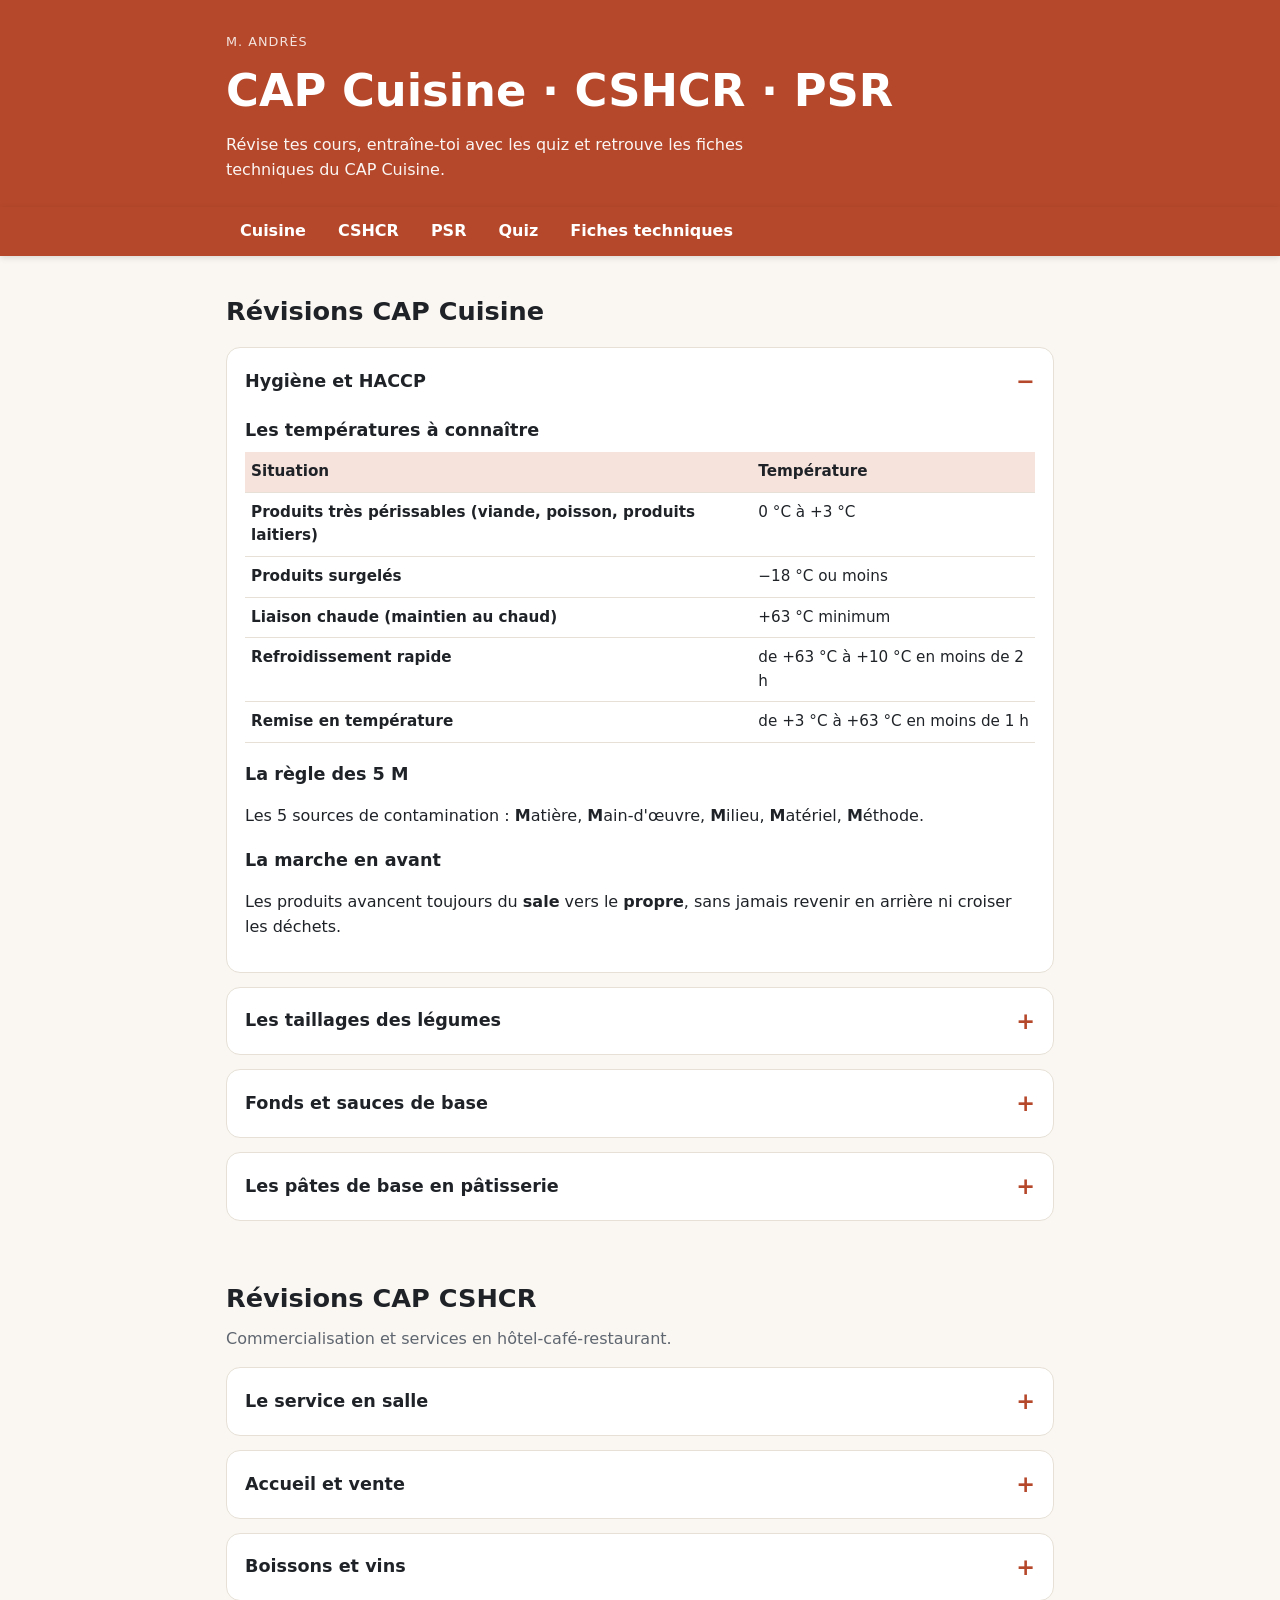
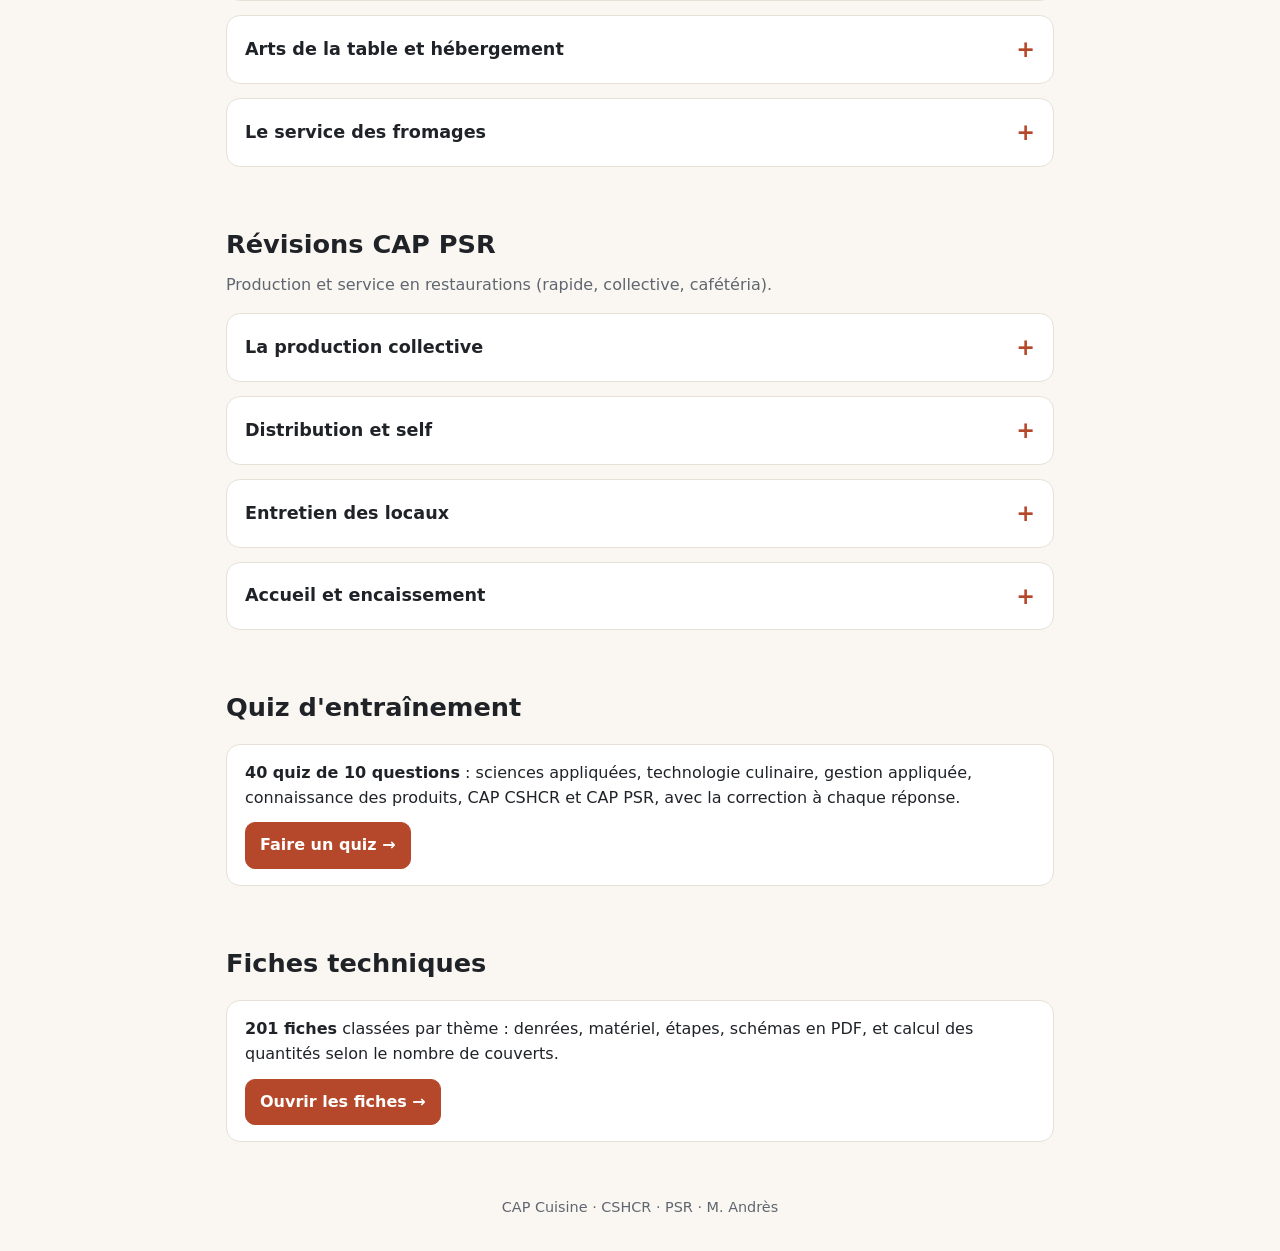
<file: index.html>
<!doctype html>
<html lang="fr">
<head>
  <meta charset="utf-8">
  <meta name="viewport" content="width=device-width, initial-scale=1">
  <meta name="robots" content="noindex, nofollow">
  <title>CAP Cuisine, CSHCR, PSR – M. Andrès</title>
  <meta name="description" content="Fiches de révision, quiz et fiches techniques pour les apprentis CAP Cuisine.">
  <link rel="stylesheet" href="style.css?v=202611270239">
</head>
<body>
  <header class="site-header">
    <div class="wrap">
      <p class="eyebrow">M. Andrès</p>
      <h1>CAP Cuisine · CSHCR · PSR</h1>
      <p class="lead">Révise tes cours, entraîne-toi avec les quiz et retrouve les fiches techniques du CAP Cuisine.</p>
    </div>
  </header>
  <nav class="tabs" aria-label="Sections">
    <div class="wrap tabs-inner">
      <a href="#revision">Cuisine</a>
      <a href="#cshcr">CSHCR</a>
      <a href="#psr">PSR</a>
      <a href="quiz.html">Quiz</a>
      <a href="fiches.html">Fiches techniques</a>
    </div>
  </nav>

  <main class="wrap">

    <!-- ===================== RÉVISION ===================== -->
    <section id="revision">
      <h2>Révisions CAP Cuisine</h2>

      <details class="card" open>
        <summary>Hygiène et HACCP</summary>
        <h3>Les températures à connaître</h3>
        <table>
          <tr><th>Situation</th><th>Température</th></tr>
          <tr><td>Produits très périssables (viande, poisson, produits laitiers)</td><td>0&nbsp;°C à +3&nbsp;°C</td></tr>
          <tr><td>Produits surgelés</td><td>−18&nbsp;°C ou moins</td></tr>
          <tr><td>Liaison chaude (maintien au chaud)</td><td>+63&nbsp;°C minimum</td></tr>
          <tr><td>Refroidissement rapide</td><td>de +63&nbsp;°C à +10&nbsp;°C en moins de 2 h</td></tr>
          <tr><td>Remise en température</td><td>de +3&nbsp;°C à +63&nbsp;°C en moins de 1 h</td></tr>
        </table>
        <h3>La règle des 5 M</h3>
        <p>Les 5 sources de contamination : <strong>M</strong>atière, <strong>M</strong>ain-d'œuvre, <strong>M</strong>ilieu, <strong>M</strong>atériel, <strong>M</strong>éthode.</p>
        <h3>La marche en avant</h3>
        <p>Les produits avancent toujours du <strong>sale</strong> vers le <strong>propre</strong>, sans jamais revenir en arrière ni croiser les déchets.</p>
      </details>

      <details class="card">
        <summary>Les taillages des légumes</summary>
        <table>
          <tr><th>Taillage</th><th>Forme</th></tr>
          <tr><td>Julienne</td><td>Bâtonnets très fins (1 à 2 mm, 4 à 5 cm de long)</td></tr>
          <tr><td>Brunoise</td><td>Petits dés de 1 à 2 mm</td></tr>
          <tr><td>Jardinière</td><td>Bâtonnets de 4 à 5 mm de section, environ 4 cm de long</td></tr>
          <tr><td>Macédoine</td><td>Dés de 4 à 5 mm</td></tr>
          <tr><td>Paysanne</td><td>Fines tranches d'environ 1 cm × 1 cm</td></tr>
          <tr><td>Mirepoix</td><td>Gros dés irréguliers (pour les fonds et les sauces)</td></tr>
          <tr><td>Ciseler</td><td>Tailler un oignon ou une échalote en tout petits dés</td></tr>
          <tr><td>Chiffonnade</td><td>Feuilles (salade, oseille…) roulées puis taillées en fines lanières</td></tr>
        </table>
      </details>

      <details class="card">
        <summary>Fonds et sauces de base</summary>
        <h3>Les roux</h3>
        <p>Beurre + farine <strong>à poids égal</strong>. Selon la cuisson : roux blanc, roux blond ou roux brun.</p>
        <h3>Les sauces mères</h3>
        <table>
          <tr><th>Sauce</th><th>Base</th></tr>
          <tr><td>Béchamel</td><td>Roux blanc + lait</td></tr>
          <tr><td>Velouté</td><td>Roux blond + fond blanc</td></tr>
          <tr><td>Sauce espagnole</td><td>Roux brun + fond brun</td></tr>
          <tr><td>Hollandaise</td><td>Émulsion chaude : jaunes d'œufs + beurre clarifié</td></tr>
          <tr><td>Mayonnaise</td><td>Émulsion froide : jaune d'œuf + moutarde + huile</td></tr>
        </table>
        <h3>Les fonds</h3>
        <p><strong>Fond blanc</strong> : os et garniture aromatique non colorés. <strong>Fond brun</strong> : os et garniture colorés au four avant le mouillage.</p>
      </details>

      <details class="card">
        <summary>Les pâtes de base en pâtisserie</summary>
        <ul>
          <li><strong>Pâte brisée</strong> : tartes salées et sucrées, pâte friable.</li>
          <li><strong>Pâte sablée</strong> : plus sucrée, texture sableuse (tartes, biscuits).</li>
          <li><strong>Pâte feuilletée</strong> : détrempe + beurre, avec des tours (6 tours simples en général).</li>
          <li><strong>Pâte à choux</strong> : panade desséchée puis œufs ajoutés (choux, éclairs, gougères).</li>
        </ul>
      </details>
    </section>

    <!-- ===================== CAP CSHCR ===================== -->
    <section id="cshcr">
      <h2>Révisions CAP CSHCR</h2>
      <p class="muted">Commercialisation et services en hôtel-café-restaurant.</p>

      <details class="card">
        <summary>Le service en salle</summary>
        <h3>La brigade de salle</h3>
        <p>Directeur de restaurant, maître d'hôtel, chef de rang, commis de salle. On y ajoute le sommelier pour les vins et le barman pour le bar. Le commis fait la navette entre la salle et l'office, débarrasse et aide le chef de rang.</p>
        <h3>Les types de service</h3>
        <table>
          <tr><th>Service</th><th>Comment ça se passe</th></tr>
          <tr><td>À l'assiette</td><td>L'assiette est dressée en cuisine et posée devant le client.</td></tr>
          <tr><td>À la française</td><td>Le serveur présente le plat par la gauche et le client se sert lui-même.</td></tr>
          <tr><td>À l'anglaise</td><td>Le serveur sert lui-même le client, à la pince, depuis le plat, par la gauche.</td></tr>
          <tr><td>Au guéridon</td><td>Le plat est découpé, flambé ou dressé sur une petite table roulante, devant le client.</td></tr>
        </table>
        <h3>Les règles de base</h3>
        <ul>
          <li>Les assiettes dressées et les boissons se servent par la droite. Les plats se présentent par la gauche.</li>
          <li>On sert d'abord les dames, puis les messieurs, et l'hôte (celui qui invite) en dernier.</li>
          <li>On débarrasse quand tous les convives ont terminé. Couverts posés côte à côte en biais : le client a fini.</li>
          <li>Avant le dessert, on retire le pain, le beurre, la salière et la poivrière.</li>
        </ul>
      </details>

      <details class="card">
        <summary>Accueil et vente</summary>
        <h3>L'accueil</h3>
        <p>Les premières secondes comptent : sourire, regard, « Bonjour Madame, bonjour Monsieur, avez-vous réservé ? ». On vouvoie toujours le client, on l'accompagne à sa table et on l'aide à s'installer.</p>
        <h3>Vendre sans forcer</h3>
        <ul>
          <li>Argumenter avec la méthode CAP : une Caractéristique du plat, l'Avantage pour le client, une Preuve (produit local, fait maison, label).</li>
          <li>La vente additionnelle propose un produit en plus : apéritif, entrée, dessert, café. Elle augmente le ticket moyen.</li>
          <li>Ticket moyen = chiffre d'affaires ÷ nombre de couverts.</li>
        </ul>
        <h3>Réclamation et encaissement</h3>
        <ul>
          <li>Face à une réclamation : écouter sans couper, reconnaître le problème, proposer une solution (geste commercial si besoin), vérifier que le client est satisfait.</li>
          <li>L'addition s'apporte quand le client la demande. On vérifie la note, puis on rend la monnaie en comptant devant lui.</li>
          <li>Les prix affichés sont TTC et service compris. L'information sur les allergènes doit être disponible.</li>
        </ul>
      </details>

      <details class="card">
        <summary>Boissons et vins</summary>
        <h3>Les familles de boissons</h3>
        <table>
          <tr><th>Famille</th><th>Exemples</th></tr>
          <tr><td>Sans alcool</td><td>Eaux plates et gazeuses, jus de fruits, sodas, boissons chaudes</td></tr>
          <tr><td>Fermentées</td><td>Vin, bière, cidre</td></tr>
          <tr><td>Distillées (eaux-de-vie)</td><td>Cognac, armagnac, whisky, rhum, calvados</td></tr>
          <tr><td>Liqueurs et apéritifs</td><td>Crème de cassis, anisés, vins doux naturels</td></tr>
        </table>
        <h3>Températures de service</h3>
        <table>
          <tr><th>Vin</th><th>Température</th></tr>
          <tr><td>Champagne, crémant</td><td>6 à 8&nbsp;°C</td></tr>
          <tr><td>Blanc sec, rosé</td><td>8 à 10&nbsp;°C</td></tr>
          <tr><td>Rouge léger (gamay, pinot noir)</td><td>12 à 14&nbsp;°C</td></tr>
          <tr><td>Rouge corsé (bordeaux, cahors)</td><td>16 à 18&nbsp;°C</td></tr>
        </table>
        <h3>Le service du vin</h3>
        <ol>
          <li>Présenter la bouteille à l'hôte, étiquette tournée vers lui.</li>
          <li>Ouvrir la bouteille devant lui.</li>
          <li>Lui faire goûter le vin.</li>
          <li>Servir les dames, puis les messieurs, l'hôte en dernier, sans remplir le verre à ras bord.</li>
        </ol>
        <p>Carafer, c'est aérer un vin jeune. Décanter, c'est séparer un vin vieux de son dépôt. La licence restaurant permet de servir de l'alcool seulement pendant les repas.</p>
      </details>

      <details class="card">
        <summary>Arts de la table et hébergement</summary>
        <h3>Dresser une table</h3>
        <ul>
          <li>Le molleton se pose sous la nappe : il étouffe le bruit et protège la table. Le napperon (ou surnappe) se pose par-dessus la nappe.</li>
          <li>La nappe tombe de la même longueur de chaque côté, pli central dans l'axe de la table.</li>
          <li>Fourchette à gauche, couteau à droite, tranchant tourné vers l'assiette. Cuillère à soupe à droite du couteau. Couverts à dessert en haut de l'assiette.</li>
          <li>Un verre se tient par le pied, jamais par le bord où l'on boit (le buvant).</li>
        </ul>
        <h3>L'hébergement</h3>
        <ul>
          <li>La gouvernante dirige le service des étages : femmes et valets de chambre, lingerie.</li>
          <li>Recouche : le client reste, on refait la chambre. À blanc : le client est parti, on change tout le linge et on nettoie à fond.</li>
          <li>Ordre de nettoyage d'une chambre : aérer, débarrasser, faire le lit, dépoussiérer du haut vers le bas, salle de bains, sol en dernier.</li>
        </ul>
      </details>
      <details class="card">
        <summary>Le service des fromages</summary>
        <h3>Composer le plateau</h3>
        <ul>
          <li>3 à 5 fromages de familles différentes : un chèvre, une pâte molle, une pâte pressée, une pâte persillée… Si possible des laits différents (vache, chèvre, brebis).</li>
          <li>Sortir les fromages 30 min à 1 h avant le service : à température ambiante, ils révèlent leurs arômes.</li>
          <li>On les dispose du plus doux au plus fort, avec un couteau par famille pour ne pas mélanger les goûts.</li>
        </ul>
        <h3>Découper selon la forme</h3>
        <table>
          <tr><th>Forme</th><th>Découpe</th></tr>
          <tr><td>Rond (camembert, reblochon)</td><td>En parts, comme un gâteau, depuis le centre</td></tr>
          <tr><td>Pâte persillée (roquefort)</td><td>En biais, pour que chaque part ait du cœur et de la croûte</td></tr>
          <tr><td>Bûche, crottin</td><td>En rondelles</td></tr>
          <tr><td>Pâte pressée en morceau (comté)</td><td>En tranches ou en bâtonnets, en gardant un peu de croûte</td></tr>
        </table>
        <h3>Servir et conseiller</h3>
        <ul>
          <li>Le client choisit au plateau ou au chariot. Le serveur découpe, dresse l'assiette du plus doux au plus fort et la pose par la droite.</li>
          <li>Accompagnements : pain de campagne ou aux noix, beurre (avec le roquefort par exemple), fruits secs, confiture de cerises noires avec l'ossau-iraty.</li>
          <li>Accords classiques : chèvre et sancerre blanc, roquefort et sauternes, comté et vin jaune du Jura, munster et gewurztraminer.</li>
          <li>Après le service, les fromages restants sont filmés à la coupe et rangés au froid, à part des autres produits (odeurs).</li>
        </ul>
      </details>
    </section>

    <!-- ===================== CAP PSR ===================== -->
    <section id="psr">
      <h2>Révisions CAP PSR</h2>
      <p class="muted">Production et service en restaurations (rapide, collective, cafétéria).</p>

      <details class="card">
        <summary>La production collective</summary>
        <h3>Cuisine centrale et liaisons</h3>
        <p>Une cuisine centrale produit les repas pour plusieurs restaurants satellites, qui les remettent en température et les servent.</p>
        <table>
          <tr><th>Liaison</th><th>À retenir</th></tr>
          <tr><td>Chaude</td><td>Le plat reste à +63&nbsp;°C minimum, de la fin de cuisson jusqu'au service.</td></tr>
          <tr><td>Froide</td><td>Refroidissement de +63&nbsp;°C à +10&nbsp;°C en moins de 2 h, stockage entre 0 et +3&nbsp;°C, remise en température à +63&nbsp;°C en moins d'1 h.</td></tr>
        </table>
        <h3>Assemblage et conditionnement</h3>
        <ul>
          <li>L'assemblage consiste à réaliser un plat avec des produits déjà préparés : légumes de 4e gamme, produits cuits sous vide de 5e gamme, sauces prêtes.</li>
          <li>Chaque préparation conditionnée porte une étiquette : nom du produit, date de fabrication, DLC.</li>
          <li>Le plat témoin : un échantillon de chaque plat servi, gardé 5 jours au froid (0 à +3&nbsp;°C). Il sert à retrouver la cause en cas d'intoxication.</li>
        </ul>
      </details>

      <details class="card">
        <summary>Distribution et self</summary>
        <h3>La ligne de self</h3>
        <p>Dans l'ordre du passage du convive : plateaux et couverts, entrées, plats chauds, fromages, desserts, pain et boissons.</p>
        <ul>
          <li>Les produits froids attendent dans une vitrine réfrigérée, entre 0 et +3&nbsp;°C. Les plats chauds restent au bain-marie, à +63&nbsp;°C minimum.</li>
          <li>Le pare-haleine, la vitre au-dessus des produits, les protège des postillons des convives.</li>
          <li>Le réassort se fait souvent et en petites quantités. On ne mélange jamais un bac neuf avec un reste.</li>
          <li>Les produits présentés au convive et non consommés ne sont pas resservis.</li>
          <li>Les portions doivent être régulières : louche, cuillère ou bac gastronorme découpé à l'avance.</li>
        </ul>
      </details>

      <details class="card">
        <summary>Entretien des locaux</summary>
        <h3>Les règles du nettoyage</h3>
        <ul>
          <li>Du haut vers le bas, du plus propre vers le plus sale, le sol en dernier.</li>
          <li>Pas de balai sec en zone alimentaire : il soulève la poussière. On utilise un balai humide ou une raclette.</li>
          <li>Un code couleur de lavettes par zone évite de transporter les microbes d'un endroit à l'autre.</li>
          <li>Le plan de nettoyage dit quoi nettoyer, qui le fait, quand, comment et avec quel produit.</li>
        </ul>
        <h3>Les produits</h3>
        <ul>
          <li>Respecter le dosage et le temps de contact indiqués sur l'étiquette du désinfectant.</li>
          <li>Ne jamais mélanger l'eau de Javel avec un produit acide (détartrant) : le mélange dégage un gaz toxique.</li>
          <li>Les pictogrammes de danger et la fiche de données de sécurité (FDS) indiquent les risques et les protections : gants, lunettes.</li>
        </ul>
        <h3>La plonge</h3>
        <p>En lave-vaisselle, le lavage se fait vers 55-65&nbsp;°C et le rinçage vers 80-85&nbsp;°C. La vaisselle sèche à l'air libre, sans torchon.</p>
      </details>

      <details class="card">
        <summary>Accueil et encaissement</summary>
        <h3>Accueillir les convives</h3>
        <ul>
          <li>Saluer, sourire, rester disponible, même au moment du rush.</li>
          <li>Un convive demande s'il y a un allergène dans un plat : on consulte la fiche ou l'étiquette. On ne répond jamais au hasard.</li>
          <li>Une réclamation se traite en écoutant, en reformulant, puis en proposant une solution.</li>
        </ul>
        <h3>Tenir la caisse</h3>
        <ul>
          <li>Le fond de caisse est la monnaie placée dans le tiroir au début du service, pour pouvoir rendre la monnaie.</li>
          <li>Rendre la monnaie : annoncer la somme reçue, puis compter la monnaie à voix haute en la rendant.</li>
          <li>En fin de service, on compte la caisse et on compare avec le ticket Z, le total des ventes de la journée.</li>
          <li>TVA à 10 % pour un repas sur place ou à emporter pour être mangé tout de suite. 5,5 % pour un produit alimentaire à consommer plus tard.</li>
        </ul>
      </details>
    </section>

    <!-- ===================== QUIZ ===================== -->
    <section id="quiz">
      <h2>Quiz d'entraînement</h2>
      <div class="card voir-fiches">
        <p><strong>40 quiz de 10 questions</strong> : sciences appliquées, technologie culinaire, gestion appliquée, connaissance des produits, CAP CSHCR et CAP PSR, avec la correction à chaque réponse.</p>
        <a class="btn" href="quiz.html">Faire un quiz →</a>
      </div>
    </section>

    <!-- ===================== FICHES TECHNIQUES ===================== -->
    <section id="fiches">
      <h2>Fiches techniques</h2>
      <div class="card voir-fiches">
        <p><strong>201 fiches</strong> classées par thème : denrées, matériel, étapes, schémas en PDF, et calcul des quantités selon le nombre de couverts.</p>
        <a class="btn" href="fiches.html">Ouvrir les fiches →</a>
      </div>
    </section>
  </main>

  <footer class="site-footer">
    <div class="wrap">CAP Cuisine · CSHCR · PSR · M. Andrès</div>
  </footer>

</body>
</html>
</file>
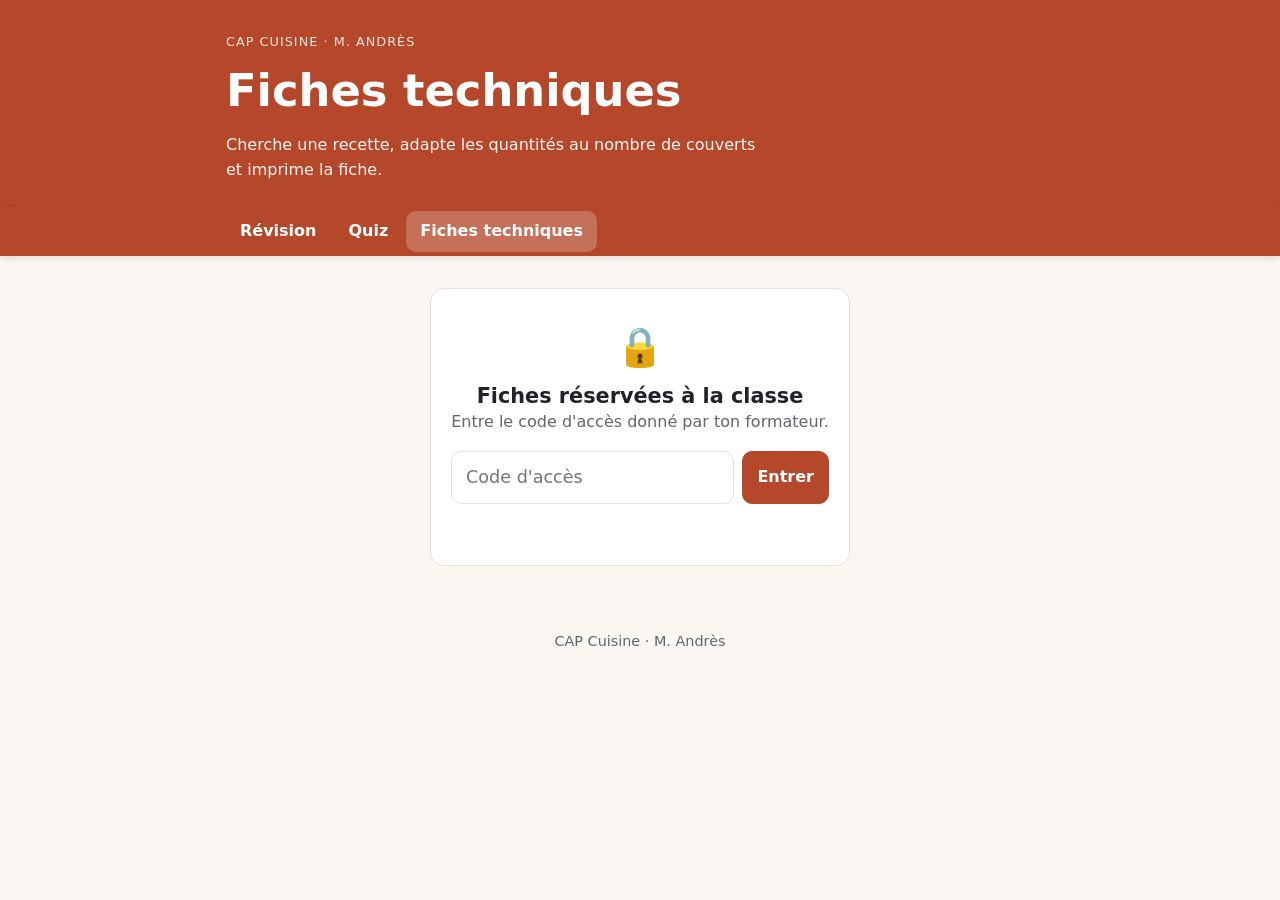
<file: fiches.html>
<!doctype html>
<html lang="fr">
<head>
  <meta charset="utf-8">
  <meta name="viewport" content="width=device-width, initial-scale=1">
  <meta name="robots" content="noindex, nofollow">
  <title>Fiches techniques – CAP Cuisine</title>
  <meta name="description" content="Toutes les fiches techniques du CAP Cuisine : denrées, matériel, étapes et schémas.">
  <link rel="stylesheet" href="style.css?v=202611270239">
</head>
<body>
  <header class="site-header">
    <div class="wrap">
      <p class="eyebrow">CAP Cuisine · M. Andrès</p>
      <h1>Fiches techniques</h1>
      <p class="lead">Cherche une recette, adapte les quantités au nombre de couverts et imprime la fiche.</p>
    </div>
  </header>
  <nav class="tabs" aria-label="Sections">
    <div class="wrap tabs-inner">
      <a href="index.html#revision">Révision</a>
      <a href="quiz.html">Quiz</a>
      <a href="fiches.html" aria-current="page">Fiches techniques</a>
    </div>
  </nav>

  <main class="wrap">
    <!-- Écran du code d'accès -->
    <section id="verrou" class="card verrou" hidden>
      <p class="verrou-icone" aria-hidden="true">🔒</p>
      <h2>Fiches réservées à la classe</h2>
      <p class="muted">Entre le code d'accès donné par ton formateur.</p>
      <form id="form-code" autocomplete="off">
        <label class="sr-only" for="code">Code d'accès</label>
        <input id="code" type="password" inputmode="text" autocapitalize="none" autocorrect="off" spellcheck="false" placeholder="Code d'accès" required>
        <button class="btn" type="submit">Entrer</button>
      </form>
      <p id="msg-code" class="msg-code" aria-live="polite"></p>
    </section>

    <!-- Liste -->
    <section id="liste" hidden>
      <div class="search-bar">
        <label class="sr-only" for="q">Rechercher une fiche</label>
        <input id="q" type="search" placeholder="Rechercher : sole, crème anglaise, beurre blanc…" autocomplete="off">
      </div>
      <div class="chips" id="themes" role="group" aria-label="Filtrer par thème"></div>
      <div id="semaines"></div>
      <p class="muted" id="compte" aria-live="polite"></p>
      <div id="resultats"></div>
    </section>

    <!-- Détail d'une fiche -->
    <article id="fiche" hidden></article>
  </main>

  <footer class="site-footer">
    <div class="wrap">CAP Cuisine · M. Andrès</div>
  </footer>

  <script src="fiches.js?v=202611270239"></script>
</body>
</html>
</file>
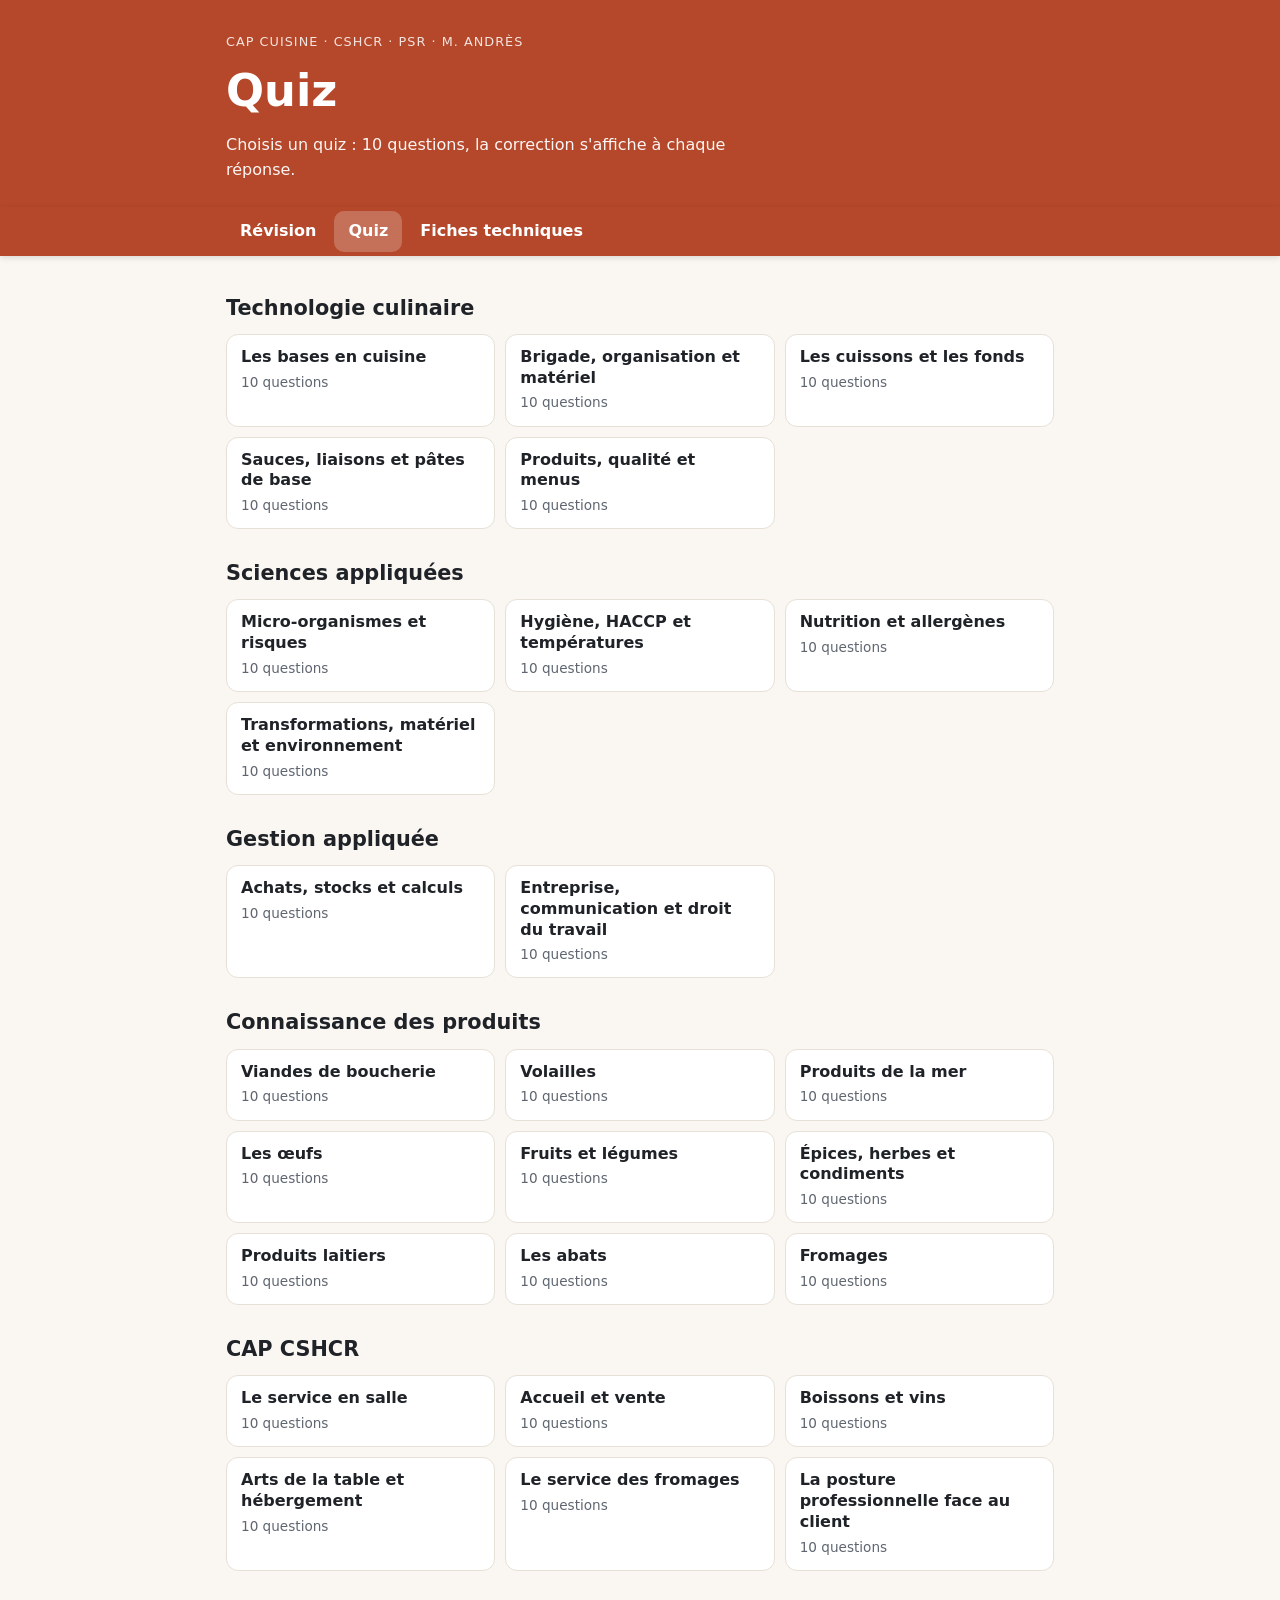
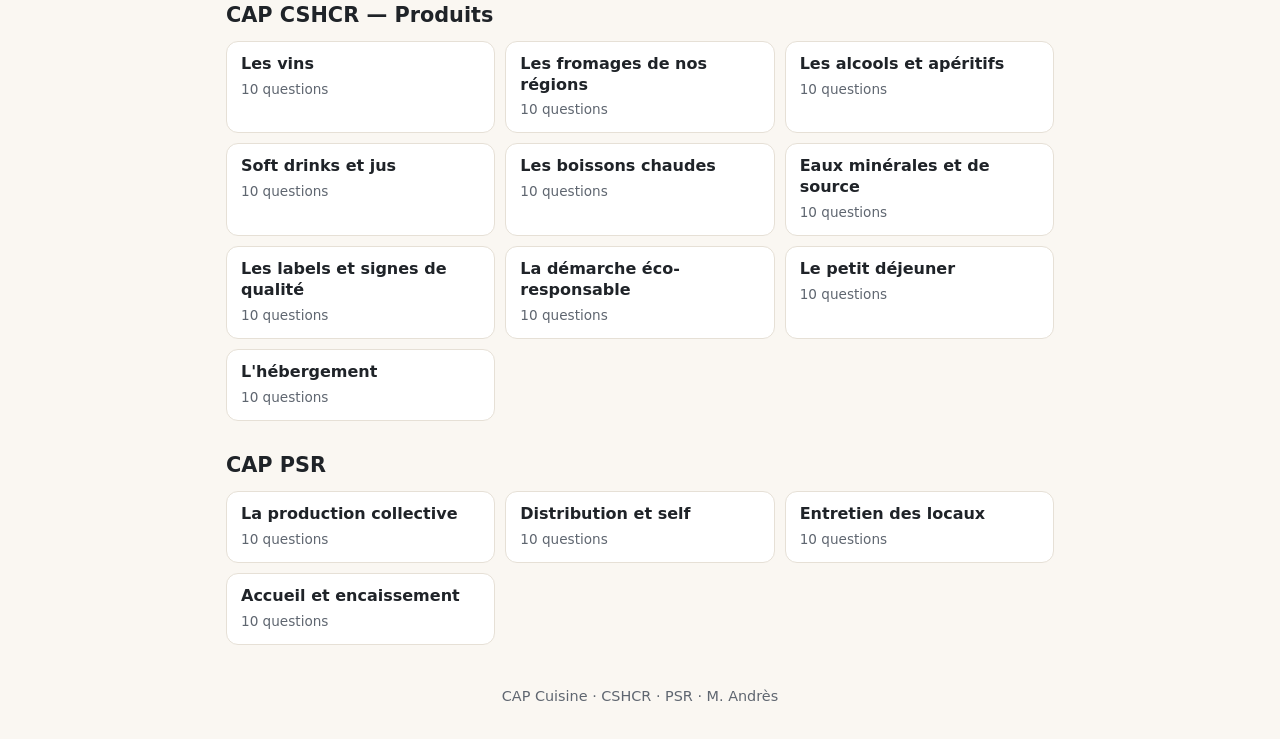
<file: quiz.html>
<!doctype html>
<html lang="fr">
<head>
  <meta charset="utf-8">
  <meta name="viewport" content="width=device-width, initial-scale=1">
  <meta name="robots" content="noindex, nofollow">
  <title>Quiz – CAP Cuisine</title>
  <meta name="description" content="Quiz d'entraînement CAP Cuisine : sciences appliquées, technologie culinaire, gestion appliquée.">
  <link rel="stylesheet" href="style.css?v=202611270239">
</head>
<body>
  <header class="site-header">
    <div class="wrap">
      <p class="eyebrow">CAP Cuisine · CSHCR · PSR · M. Andrès</p>
      <h1>Quiz</h1>
      <p class="lead">Choisis un quiz : 10 questions, la correction s'affiche à chaque réponse.</p>
    </div>
  </header>
  <nav class="tabs" aria-label="Sections">
    <div class="wrap tabs-inner">
      <a href="index.html#revision">Révision</a>
      <a href="quiz.html" aria-current="page">Quiz</a>
      <a href="fiches.html">Fiches techniques</a>
    </div>
  </nav>

  <main class="wrap">
    <section id="liste-quiz"></section>
    <section id="jeu" hidden></section>
  </main>

  <footer class="site-footer">
    <div class="wrap">CAP Cuisine · CSHCR · PSR · M. Andrès</div>
  </footer>

  <script src="quizzes-data.js?v=202611270239"></script>
  <script src="quizzes-rappels.js?v=202611270239"></script>
  <script src="quiz-app.js?v=202611270239"></script>
</body>
</html>
</file>
<file: style.css>
:root {
  --bg: #faf7f2;
  --card: #ffffff;
  --ink: #1f2328;
  --muted: #5f6670;
  --accent: #b5482a;
  --accent-soft: #f6e3dc;
  --line: #e6e0d6;
  --ok: #1f7a4a;
  --ok-soft: #dff1e6;
  --ko: #b42318;
  --ko-soft: #fbe4e2;
  --radius: 14px;
}

* { box-sizing: border-box; }

html { scroll-behavior: smooth; scroll-padding-top: 64px; }

body {
  margin: 0;
  font-family: system-ui, -apple-system, "Segoe UI", Roboto, sans-serif;
  background: var(--bg);
  color: var(--ink);
  line-height: 1.55;
}

.wrap { max-width: 860px; margin: 0 auto; padding: 0 16px; }

/* ---------- En-tête ---------- */
.site-header { background: var(--accent); color: #fff; padding-top: 32px; }
.eyebrow { margin: 0; text-transform: uppercase; letter-spacing: .08em; font-size: .8rem; opacity: .85; }
h1 { margin: 4px 0 8px; font-size: clamp(2rem, 6vw, 2.8rem); }
.lead { margin: 0 0 20px; max-width: 34em; opacity: .95; }

.site-header { padding-bottom: 4px; }
.tabs {
  position: sticky; top: 0; z-index: 10;
  background: var(--accent);
  box-shadow: 0 2px 6px rgba(0,0,0,.12);
}
.tabs-inner { display: flex; gap: 4px; overflow-x: auto; padding-top: 4px; padding-bottom: 4px; }
.tabs a {
  color: #fff; text-decoration: none; font-weight: 600;
  padding: 8px 14px; border-radius: 10px;
  white-space: nowrap;
}
.tabs a:hover, .tabs a:focus-visible { background: rgba(255,255,255,.18); }

/* ---------- Sections ---------- */
section { padding: 36px 0 8px; }
h2 { font-size: 1.6rem; margin: 0 0 16px; }
h3 { font-size: 1.1rem; margin: 18px 0 8px; }
h4 { margin: 0 0 6px; color: var(--accent); }
.muted { color: var(--muted); margin-top: -8px; }

.card {
  background: var(--card);
  border: 1px solid var(--line);
  border-radius: var(--radius);
  padding: 16px 18px;
  margin-bottom: 14px;
}

details summary {
  cursor: pointer; font-weight: 700; font-size: 1.1rem;
  list-style: none; display: flex; justify-content: space-between; align-items: center;
}
details summary::-webkit-details-marker { display: none; }
details summary::after { content: "+"; font-size: 1.4rem; color: var(--accent); }
details[open] summary::after { content: "−"; }
details[open] summary { margin-bottom: 8px; }

table { width: 100%; border-collapse: collapse; font-size: .95rem; }
th, td { text-align: left; padding: 8px 6px; border-bottom: 1px solid var(--line); vertical-align: top; }
th { background: var(--accent-soft); }
td:first-child { font-weight: 600; }

/* ---------- Quiz ---------- */
.question { margin-bottom: 14px; }
.question p { font-weight: 700; margin: 0 0 10px; }
.choices { display: grid; gap: 8px; }
.choices button {
  text-align: left; font: inherit;
  padding: 12px 14px;
  border: 1px solid var(--line); border-radius: 10px;
  background: #fff; color: var(--ink); cursor: pointer;
}
.choices button:hover:not(:disabled) { border-color: var(--accent); }
.choices button:disabled { cursor: default; }
.choices button.ok { background: var(--ok-soft); border-color: var(--ok); color: var(--ok); font-weight: 600; }
.choices button.ko { background: var(--ko-soft); border-color: var(--ko); color: var(--ko); }
.explain { margin: 10px 0 0; font-size: .92rem; color: var(--muted); }

.quiz-footer { display: flex; flex-wrap: wrap; gap: 12px; align-items: center; justify-content: space-between; }
#score { font-weight: 700; font-size: 1.1rem; margin: 0; }

button#restart, button.print {
  font: inherit; font-weight: 600;
  background: var(--accent); color: #fff;
  border: 0; border-radius: 10px; padding: 10px 16px; cursor: pointer;
}

/* ---------- Fiches techniques ---------- */
.fiche-head { display: flex; justify-content: space-between; align-items: center; gap: 8px; }
.fiche-head h3 { margin: 0; font-size: 1.25rem; }
.tag { background: var(--accent-soft); color: var(--accent); font-weight: 600; font-size: .85rem; padding: 4px 10px; border-radius: 999px; }
.fiche-grid { display: grid; grid-template-columns: 1fr 1.6fr; gap: 20px; margin: 14px 0; }
.fiche ul, .fiche ol { margin: 0; padding-left: 20px; }
.fiche li { margin-bottom: 4px; }

@media (max-width: 640px) {
  .fiche-grid { grid-template-columns: 1fr; }
}

.site-footer { padding: 32px 0; color: var(--muted); font-size: .9rem; text-align: center; }

/* ---------- Impression : seulement la fiche choisie ---------- */
@media print {
  body.printing > *:not(main):not(script) { display: none !important; }
  body.printing main > section > h2, body.printing main > section > .muted { display: none !important; }
  body.printing main > section > *:not(.printing-target) { display: none !important; }
  body.printing main > section:not(#fiches) { display: none !important; }
  .print { display: none !important; }
  .card { border: 1px solid #999; }
}

/* =========================================================
   Page des fiches techniques
   ========================================================= */
.sr-only { position: absolute; width: 1px; height: 1px; overflow: hidden; clip: rect(0 0 0 0); white-space: nowrap; }
.tabs a[aria-current="page"] { background: rgba(255,255,255,.22); }
.small { font-size: .85rem; }

.search-bar { margin: 24px 0 12px; }
.search-bar input {
  width: 100%; font: inherit; font-size: 1.05rem;
  padding: 14px 16px; border: 1px solid var(--line); border-radius: 12px; background: #fff; color: var(--ink);
}
.search-bar input:focus { outline: 2px solid var(--accent); outline-offset: 1px; }

.chips { display: flex; gap: 8px; overflow-x: auto; padding-bottom: 6px; margin-bottom: 16px; }
.chip {
  flex: none; font: inherit; font-size: .9rem; font-weight: 600;
  border: 1px solid var(--line); background: #fff; color: var(--ink);
  border-radius: 999px; padding: 7px 12px; cursor: pointer; display: inline-flex; gap: 6px; align-items: center;
}
.chip[aria-pressed="true"] { background: var(--accent); border-color: var(--accent); color: #fff; }
.chip-n { font-size: .78rem; opacity: .75; }

.semaine { border-left: 4px solid var(--accent); }
.h-small { font-size: 1.05rem; margin: 0 0 8px; }
.liens { margin: 0; padding-left: 20px; }
.liens li { margin: 4px 0; }
.liens a, .retour { color: var(--accent); font-weight: 600; }

.theme-titre { font-size: 1.3rem; margin: 28px 0 10px; }
.grille { display: grid; grid-template-columns: repeat(auto-fill, minmax(240px, 1fr)); gap: 10px; }
.fiche-item {
  display: flex; flex-direction: column; gap: 4px;
  background: #fff; border: 1px solid var(--line); border-radius: 12px;
  padding: 12px 14px; text-decoration: none; color: var(--ink);
}
.fiche-item:hover, .fiche-item:focus-visible { border-color: var(--accent); }
.fiche-item-titre { font-weight: 700; line-height: 1.3; }
.fiche-item-meta { font-size: .85rem; color: var(--muted); }

/* Détail */
#fiche { padding: 20px 0 8px; }
.retour { display: inline-block; margin-bottom: 14px; text-decoration: none; }
.eyebrow-dark { margin: 0; color: var(--accent); font-weight: 700; font-size: .85rem; text-transform: uppercase; letter-spacing: .04em; }
.fiche-titre { font-size: clamp(1.6rem, 5vw, 2.2rem); margin: 4px 0 8px; line-height: 1.2; }
.poste { margin: 0 0 8px; font-weight: 600; }
.description { margin: 0 0 14px; color: var(--muted); }

.infos { display: grid; grid-template-columns: repeat(auto-fit, minmax(150px, 1fr)); gap: 8px; margin: 12px 0; }
.info { background: var(--accent-soft); border-radius: 10px; padding: 10px 12px; display: flex; flex-direction: column; }
.info-label { font-size: .78rem; text-transform: uppercase; letter-spacing: .04em; color: var(--accent); font-weight: 700; }
.info-val { font-weight: 600; }

.actions { display: flex; flex-wrap: wrap; gap: 8px; margin: 14px 0 6px; }
.btn {
  font: inherit; font-weight: 600; text-decoration: none; cursor: pointer;
  background: var(--accent); color: #fff; border: 1px solid var(--accent);
  border-radius: 10px; padding: 10px 14px;
}
.btn-light { background: #fff; color: var(--accent); }

.fiche-section { margin-top: 26px; }
.h-section { font-size: 1.25rem; margin: 0 0 12px; padding-bottom: 6px; border-bottom: 2px solid var(--accent-soft); }

.couverts { display: flex; flex-wrap: wrap; align-items: center; gap: 10px; margin-bottom: 12px; }
.couverts label { font-weight: 700; }
.couverts input { width: 90px; font: inherit; font-size: 1.05rem; padding: 8px 10px; border: 1px solid var(--line); border-radius: 10px; }

.table-scroll { overflow-x: auto; background: #fff; border: 1px solid var(--line); border-radius: 12px; }
table.denrees td:first-child { font-weight: 400; }
table.denrees th, table.denrees td { padding: 8px 10px; }
table.denrees .num { text-align: right; white-space: nowrap; font-variant-numeric: tabular-nums; }
table.denrees td.change { color: var(--accent); font-weight: 700; }
table.denrees tr.sous-titre td { background: #f4efe7; font-weight: 700; font-size: .9rem; }
.note { font-size: .88rem; color: var(--muted); margin: 8px 0 0; }

.materiel { display: grid; grid-template-columns: repeat(auto-fit, minmax(220px, 1fr)); gap: 10px; }
.mat { margin: 0; }
.mat h3 { margin: 0 0 6px; color: var(--accent); font-size: 1rem; }
.mat ul { margin: 0; padding-left: 18px; }

.etapes { list-style: none; margin: 0; padding: 0; display: grid; gap: 10px; }
.etape { display: flex; gap: 12px; background: #fff; border: 1px solid var(--line); border-radius: 12px; padding: 12px 14px; }
.etape-n {
  flex: none; width: 32px; height: 32px; border-radius: 50%;
  background: var(--accent); color: #fff; font-weight: 700; display: grid; place-items: center;
}
.etape-corps { flex: 1; min-width: 0; }
.etape-tete { display: flex; flex-wrap: wrap; justify-content: space-between; gap: 6px 12px; align-items: baseline; }
.etape-tete h3 { margin: 4px 0; font-size: 1.02rem; }
.duree { font-size: .85rem; color: var(--muted); white-space: nowrap; }
.etape ul { margin: 6px 0 0; padding-left: 18px; }
.etape li { margin-bottom: 3px; }
.vigilance { margin: 8px 0 0; background: #fff6e0; border-radius: 8px; padding: 8px 10px; font-size: .92rem; }
.remarque { border-left: 4px solid var(--accent); }
.video { width: 100%; max-width: 480px; border-radius: 12px; background: #000; }
.source { margin-top: 20px; }

.voir-fiches { display: flex; flex-wrap: wrap; align-items: center; justify-content: space-between; gap: 12px; }
.voir-fiches p { margin: 0; }

@media print {
  .site-header, .tabs, .site-footer, .retour, .actions, .couverts input + span { display: none !important; }
  #liste { display: none !important; }
  body { background: #fff; }
  .etape, .card, .table-scroll { break-inside: avoid; border-color: #bbb; }
  .info { background: #f2f2f2; }
}

/* Fiche ouverte : bandeau réduit pour laisser la place au contenu */
body.vue-fiche .site-header { padding-top: 14px; }
body.vue-fiche .site-header h1 { font-size: 1.3rem; margin: 2px 0 6px; }
body.vue-fiche .site-header .lead { display: none; }

/* =========================================================
   Page des quiz
   ========================================================= */
#liste-quiz { padding-top: 8px; }
#jeu { padding: 20px 0 8px; }
.quiz-tete { display: flex; flex-wrap: wrap; justify-content: space-between; align-items: center; gap: 8px; }
.quiz-tete .retour { margin-bottom: 0; }
.progression { height: 8px; background: var(--line); border-radius: 999px; overflow: hidden; margin: 12px 0 16px; }
.progression span { display: block; height: 100%; background: var(--accent); transition: width .3s; }
.q-texte { font-weight: 700; font-size: 1.1rem; margin: 6px 0 14px; }
.explain-ok { color: var(--ok); }
.explain-ko { color: var(--ko); }
.suivant { width: 100%; margin-top: 4px; padding: 14px; }
.resultat { text-align: center; padding: 24px 18px; }
.resultat .actions { justify-content: center; }
.score-final { font-size: 3rem; font-weight: 800; color: var(--accent); margin: 4px 0; }
.lead-dark { font-size: 1.1rem; margin: 0 0 8px; }
.bonne-rep { color: var(--ok); font-weight: 600; margin: 0; }
.quiz-liens { display: flex; flex-wrap: wrap; gap: 8px; margin-top: 12px; }

/* Écran du code d'accès (fiches techniques) */
.verrou { max-width: 420px; margin: 32px auto; text-align: center; padding: 28px 20px; }
.verrou h2 { margin: 4px 0 6px; font-size: 1.3rem; }
.verrou-icone { font-size: 2.4rem; margin: 0; }
.verrou form { display: flex; gap: 8px; margin-top: 14px; }
.verrou input { flex: 1; min-width: 0; font: inherit; font-size: 1.1rem; padding: 12px 14px; border: 1px solid var(--line); border-radius: 10px; }
.verrou input:focus { outline: 2px solid var(--accent); outline-offset: 1px; }
.msg-code { min-height: 1.4em; margin: 10px 0 0; color: var(--ko); font-weight: 600; }

/* Liens vers des vidéos sur Internet */
.liens-videos { list-style: none; margin: 0; padding: 0; display: grid; gap: 8px; }
.lien-video { display: flex; gap: 12px; align-items: center; background: #fff; border: 1px solid var(--line); border-radius: 12px; padding: 12px 14px; text-decoration: none; color: var(--ink); }
.lien-video:hover, .lien-video:focus-visible { border-color: var(--accent); }
.lien-video-icone { flex: none; width: 40px; height: 40px; border-radius: 50%; background: var(--accent); color: #fff; display: grid; place-items: center; font-size: .95rem; }
.lien-video strong { display: block; line-height: 1.3; }
.lien-video-source { display: block; margin-top: 3px; line-height: 1.3; }

/* Rappel de cours sous la réponse d'un quiz */
.rappel { margin-top: 12px; background: #eef4fb; border-left: 4px solid #3a6ea5; border-radius: 8px; padding: 10px 12px; }
.question .rappel p, .rappel p { margin: 0; font-size: .95rem; line-height: 1.5; font-weight: 400; }
.question .rappel .rappel-titre, .rappel .rappel-titre { font-weight: 700; color: #2c5a8a; margin-bottom: 4px; }
</file>
